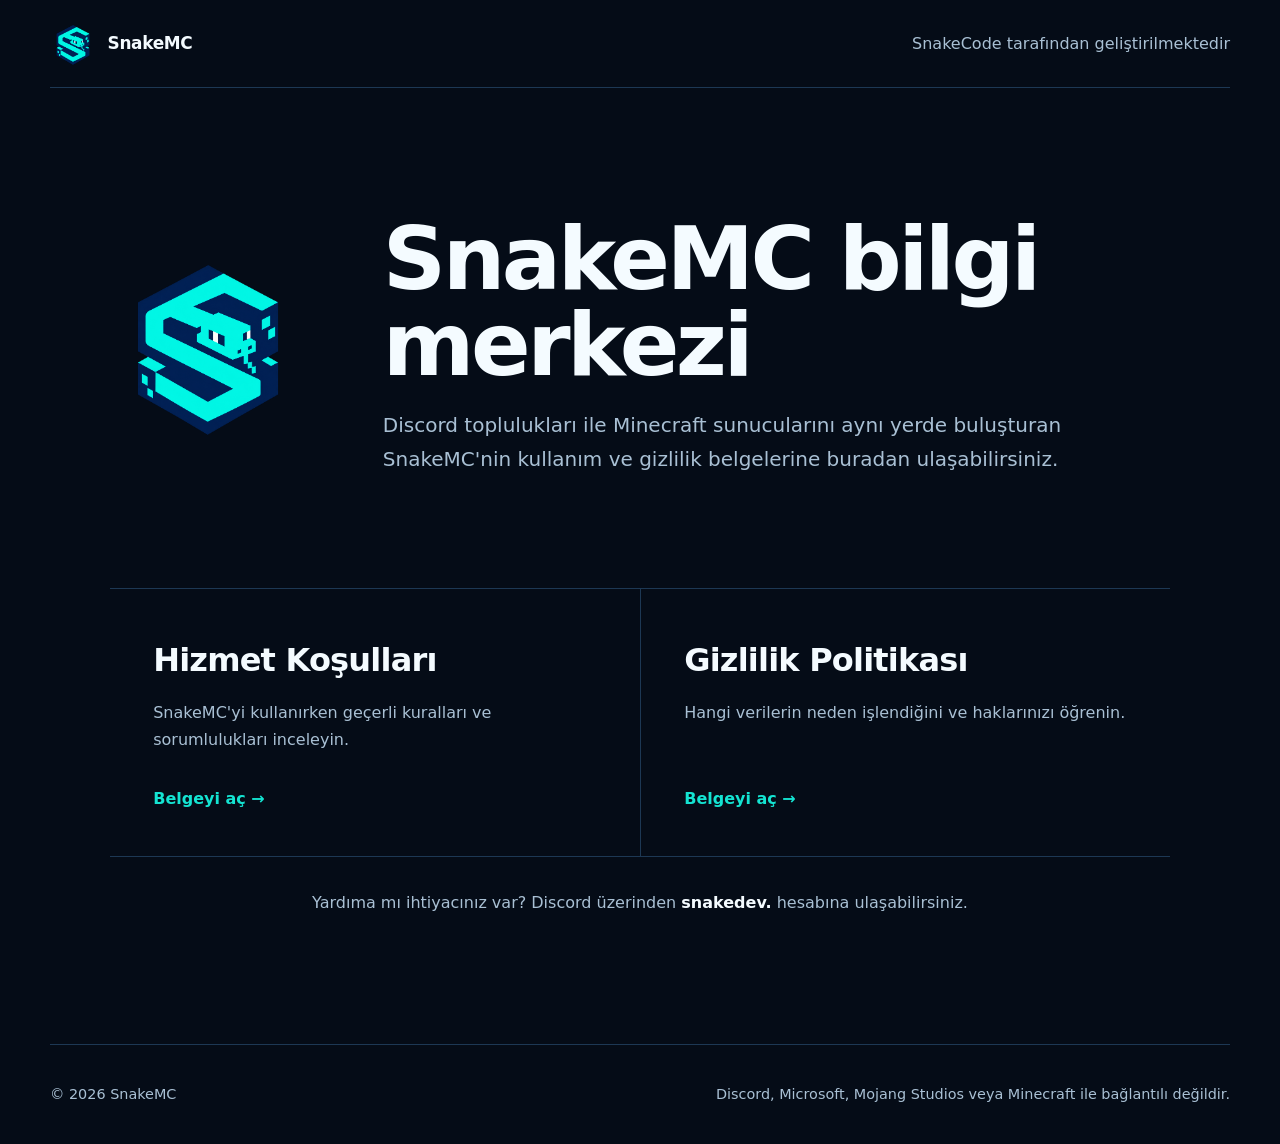
<file: index.html>
<!doctype html>
<html lang="tr">
<head>
  <meta charset="utf-8">
  <meta name="viewport" content="width=device-width, initial-scale=1">
  <meta name="description" content="SnakeMC hizmet koşulları, gizlilik politikası ve resmî bilgi merkezi.">
  <meta name="theme-color" content="#071426">
  <title>SnakeMC | Yasal Bilgiler</title>
  <link rel="icon" type="image/png" href="assets/snakemc-logo-icon-v2.png">
  <link rel="stylesheet" href="assets/style.css">
</head>
<body>
  <a class="skip-link" href="#icerik">İçeriğe geç</a>

  <header class="site-header">
    <a class="brand" href="./" aria-label="SnakeMC ana sayfa">
      <img src="assets/snakemc-logo-icon-v2.png" alt="" width="48" height="48">
      <span>SnakeMC</span>
    </a>
    <span class="header-note">SnakeCode tarafından geliştirilmektedir</span>
  </header>

  <main id="icerik" class="home">
    <section class="intro" aria-labelledby="ana-baslik">
      <img class="hero-mark" src="assets/snakemc-logo-icon-v2.png" alt="SnakeMC logosu" width="176" height="176">
      <div>
        <h1 id="ana-baslik">SnakeMC bilgi merkezi</h1>
        <p>Discord toplulukları ile Minecraft sunucularını aynı yerde buluşturan SnakeMC'nin kullanım ve gizlilik belgelerine buradan ulaşabilirsiniz.</p>
      </div>
    </section>

    <nav class="document-links" aria-label="Yasal belgeler">
      <a href="terms/">
        <span class="link-title">Hizmet Koşulları</span>
        <span>SnakeMC'yi kullanırken geçerli kuralları ve sorumlulukları inceleyin.</span>
        <span class="link-action" aria-hidden="true">Belgeyi aç →</span>
      </a>
      <a href="privacy/">
        <span class="link-title">Gizlilik Politikası</span>
        <span>Hangi verilerin neden işlendiğini ve haklarınızı öğrenin.</span>
        <span class="link-action" aria-hidden="true">Belgeyi aç →</span>
      </a>
    </nav>

    <p class="support-line">Yardıma mı ihtiyacınız var? Discord üzerinden <strong>snakedev.</strong> hesabına ulaşabilirsiniz.</p>
  </main>

  <footer>
    <span>© 2026 SnakeMC</span>
    <span>Discord, Microsoft, Mojang Studios veya Minecraft ile bağlantılı değildir.</span>
  </footer>
</body>
</html>
</file>
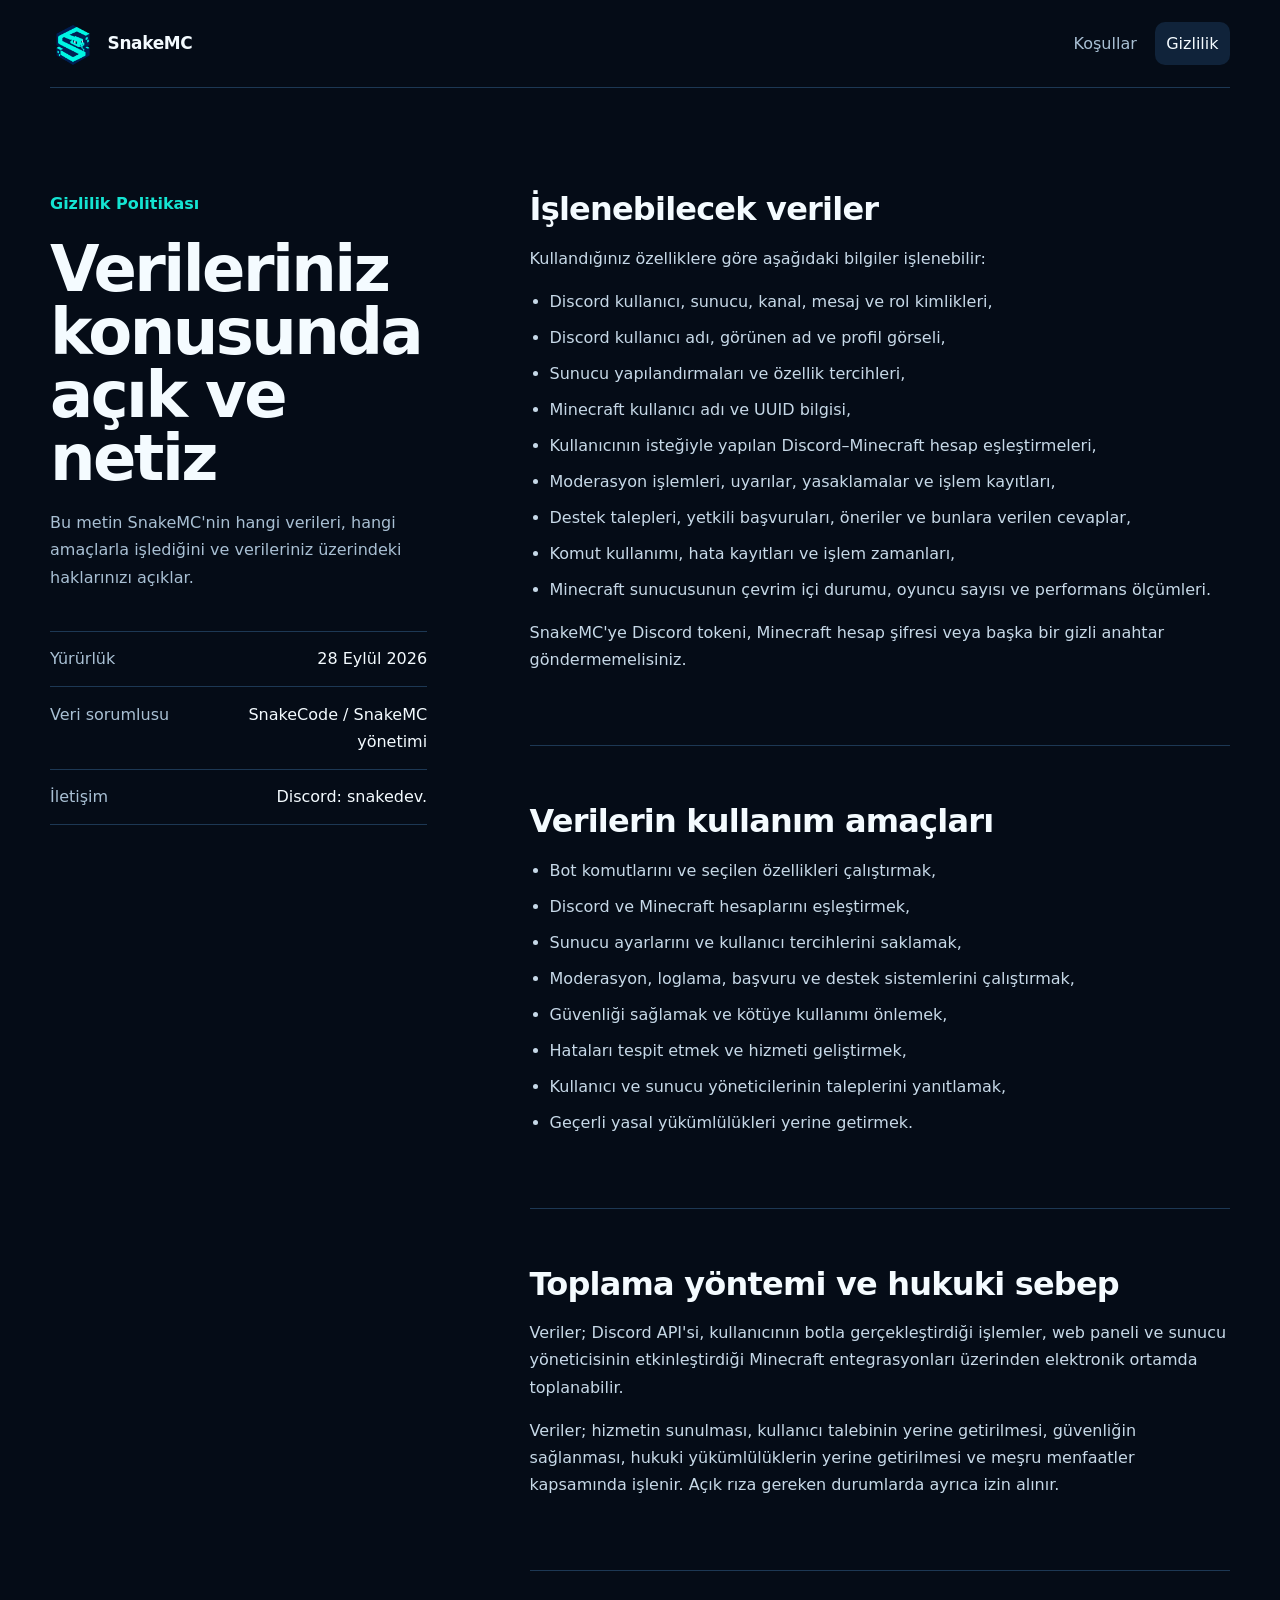
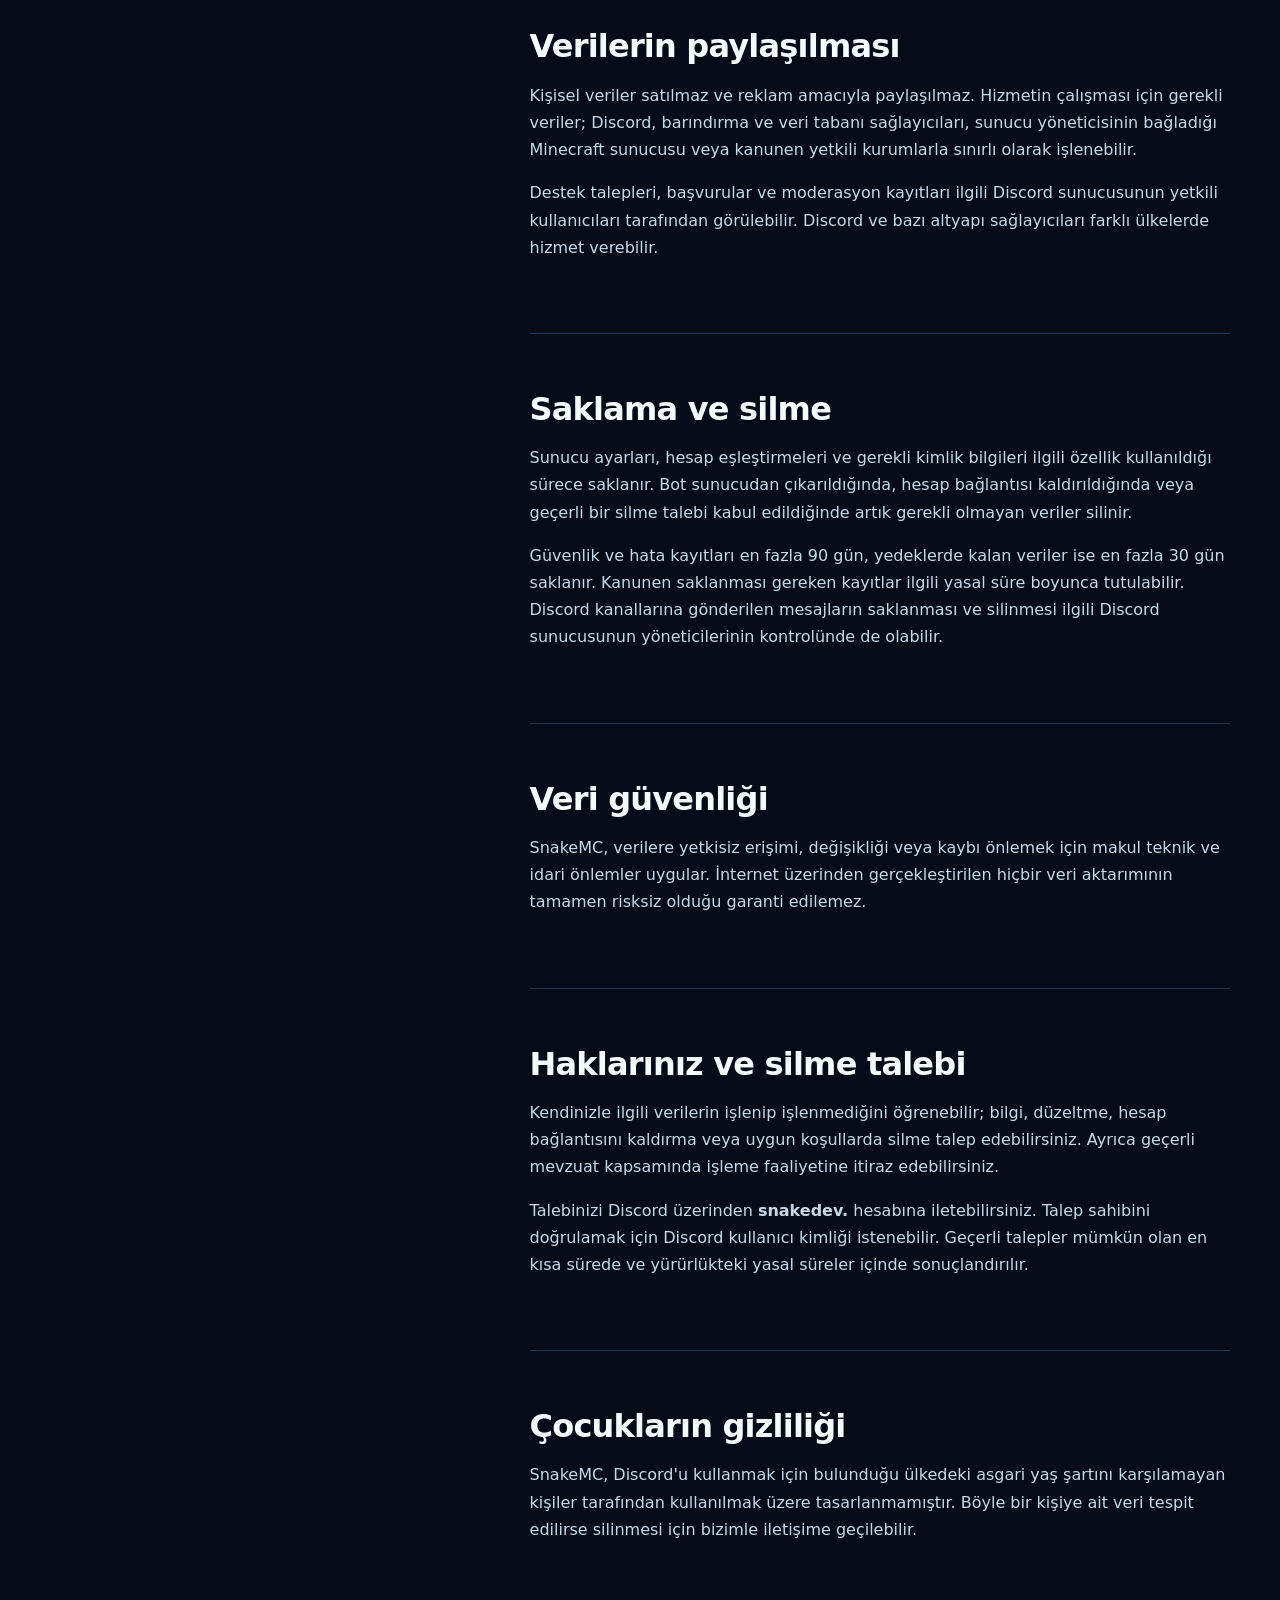
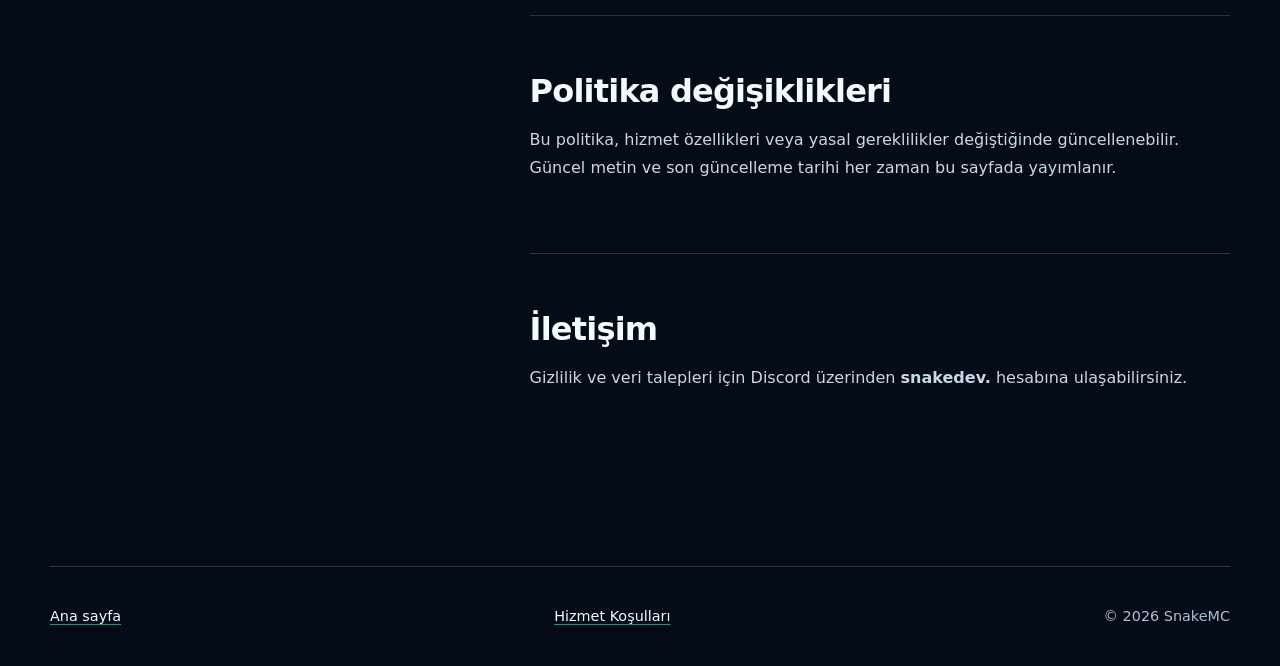
<file: privacy/index.html>
<!doctype html>
<html lang="tr">
<head>
  <meta charset="utf-8">
  <meta name="viewport" content="width=device-width, initial-scale=1">
  <meta name="description" content="SnakeMC gizlilik politikası ve kişisel veri aydınlatma metni.">
  <meta name="theme-color" content="#071426">
  <title>Gizlilik Politikası | SnakeMC</title>
  <link rel="icon" type="image/png" href="../assets/snakemc-logo-icon-v2.png">
  <link rel="stylesheet" href="../assets/style.css">
</head>
<body>
  <a class="skip-link" href="#icerik">İçeriğe geç</a>

  <header class="site-header">
    <a class="brand" href="../" aria-label="SnakeMC ana sayfa">
      <img src="../assets/snakemc-logo-icon-v2.png" alt="" width="48" height="48">
      <span>SnakeMC</span>
    </a>
    <nav class="header-nav" aria-label="Belge menüsü">
      <a href="../terms/">Koşullar</a>
      <a aria-current="page" href="./">Gizlilik</a>
    </nav>
  </header>

  <main id="icerik" class="legal-layout">
    <aside class="legal-summary" aria-label="Belge özeti">
      <p class="document-type">Gizlilik Politikası</p>
      <h1>Verileriniz konusunda açık ve netiz</h1>
      <p>Bu metin SnakeMC'nin hangi verileri, hangi amaçlarla işlediğini ve verileriniz üzerindeki haklarınızı açıklar.</p>
      <dl>
        <div><dt>Yürürlük</dt><dd>28 Eylül 2026</dd></div>
        <div><dt>Veri sorumlusu</dt><dd>SnakeCode / SnakeMC yönetimi</dd></div>
        <div><dt>İletişim</dt><dd>Discord: snakedev.</dd></div>
      </dl>
    </aside>

    <article class="legal-document">
      <section>
        <h2>İşlenebilecek veriler</h2>
        <p>Kullandığınız özelliklere göre aşağıdaki bilgiler işlenebilir:</p>
        <ul>
          <li>Discord kullanıcı, sunucu, kanal, mesaj ve rol kimlikleri,</li>
          <li>Discord kullanıcı adı, görünen ad ve profil görseli,</li>
          <li>Sunucu yapılandırmaları ve özellik tercihleri,</li>
          <li>Minecraft kullanıcı adı ve UUID bilgisi,</li>
          <li>Kullanıcının isteğiyle yapılan Discord–Minecraft hesap eşleştirmeleri,</li>
          <li>Moderasyon işlemleri, uyarılar, yasaklamalar ve işlem kayıtları,</li>
          <li>Destek talepleri, yetkili başvuruları, öneriler ve bunlara verilen cevaplar,</li>
          <li>Komut kullanımı, hata kayıtları ve işlem zamanları,</li>
          <li>Minecraft sunucusunun çevrim içi durumu, oyuncu sayısı ve performans ölçümleri.</li>
        </ul>
        <p>SnakeMC'ye Discord tokeni, Minecraft hesap şifresi veya başka bir gizli anahtar göndermemelisiniz.</p>
      </section>

      <section>
        <h2>Verilerin kullanım amaçları</h2>
        <ul>
          <li>Bot komutlarını ve seçilen özellikleri çalıştırmak,</li>
          <li>Discord ve Minecraft hesaplarını eşleştirmek,</li>
          <li>Sunucu ayarlarını ve kullanıcı tercihlerini saklamak,</li>
          <li>Moderasyon, loglama, başvuru ve destek sistemlerini çalıştırmak,</li>
          <li>Güvenliği sağlamak ve kötüye kullanımı önlemek,</li>
          <li>Hataları tespit etmek ve hizmeti geliştirmek,</li>
          <li>Kullanıcı ve sunucu yöneticilerinin taleplerini yanıtlamak,</li>
          <li>Geçerli yasal yükümlülükleri yerine getirmek.</li>
        </ul>
      </section>

      <section>
        <h2>Toplama yöntemi ve hukuki sebep</h2>
        <p>Veriler; Discord API'si, kullanıcının botla gerçekleştirdiği işlemler, web paneli ve sunucu yöneticisinin etkinleştirdiği Minecraft entegrasyonları üzerinden elektronik ortamda toplanabilir.</p>
        <p>Veriler; hizmetin sunulması, kullanıcı talebinin yerine getirilmesi, güvenliğin sağlanması, hukuki yükümlülüklerin yerine getirilmesi ve meşru menfaatler kapsamında işlenir. Açık rıza gereken durumlarda ayrıca izin alınır.</p>
      </section>

      <section>
        <h2>Verilerin paylaşılması</h2>
        <p>Kişisel veriler satılmaz ve reklam amacıyla paylaşılmaz. Hizmetin çalışması için gerekli veriler; Discord, barındırma ve veri tabanı sağlayıcıları, sunucu yöneticisinin bağladığı Minecraft sunucusu veya kanunen yetkili kurumlarla sınırlı olarak işlenebilir.</p>
        <p>Destek talepleri, başvurular ve moderasyon kayıtları ilgili Discord sunucusunun yetkili kullanıcıları tarafından görülebilir. Discord ve bazı altyapı sağlayıcıları farklı ülkelerde hizmet verebilir.</p>
      </section>

      <section>
        <h2>Saklama ve silme</h2>
        <p>Sunucu ayarları, hesap eşleştirmeleri ve gerekli kimlik bilgileri ilgili özellik kullanıldığı sürece saklanır. Bot sunucudan çıkarıldığında, hesap bağlantısı kaldırıldığında veya geçerli bir silme talebi kabul edildiğinde artık gerekli olmayan veriler silinir.</p>
        <p>Güvenlik ve hata kayıtları en fazla 90 gün, yedeklerde kalan veriler ise en fazla 30 gün saklanır. Kanunen saklanması gereken kayıtlar ilgili yasal süre boyunca tutulabilir. Discord kanallarına gönderilen mesajların saklanması ve silinmesi ilgili Discord sunucusunun yöneticilerinin kontrolünde de olabilir.</p>
      </section>

      <section>
        <h2>Veri güvenliği</h2>
        <p>SnakeMC, verilere yetkisiz erişimi, değişikliği veya kaybı önlemek için makul teknik ve idari önlemler uygular. İnternet üzerinden gerçekleştirilen hiçbir veri aktarımının tamamen risksiz olduğu garanti edilemez.</p>
      </section>

      <section>
        <h2>Haklarınız ve silme talebi</h2>
        <p>Kendinizle ilgili verilerin işlenip işlenmediğini öğrenebilir; bilgi, düzeltme, hesap bağlantısını kaldırma veya uygun koşullarda silme talep edebilirsiniz. Ayrıca geçerli mevzuat kapsamında işleme faaliyetine itiraz edebilirsiniz.</p>
        <p>Talebinizi Discord üzerinden <strong>snakedev.</strong> hesabına iletebilirsiniz. Talep sahibini doğrulamak için Discord kullanıcı kimliği istenebilir. Geçerli talepler mümkün olan en kısa sürede ve yürürlükteki yasal süreler içinde sonuçlandırılır.</p>
      </section>

      <section>
        <h2>Çocukların gizliliği</h2>
        <p>SnakeMC, Discord'u kullanmak için bulunduğu ülkedeki asgari yaş şartını karşılamayan kişiler tarafından kullanılmak üzere tasarlanmamıştır. Böyle bir kişiye ait veri tespit edilirse silinmesi için bizimle iletişime geçilebilir.</p>
      </section>

      <section>
        <h2>Politika değişiklikleri</h2>
        <p>Bu politika, hizmet özellikleri veya yasal gereklilikler değiştiğinde güncellenebilir. Güncel metin ve son güncelleme tarihi her zaman bu sayfada yayımlanır.</p>
      </section>

      <section>
        <h2>İletişim</h2>
        <p>Gizlilik ve veri talepleri için Discord üzerinden <strong>snakedev.</strong> hesabına ulaşabilirsiniz.</p>
      </section>
    </article>
  </main>

  <footer>
    <a href="../">Ana sayfa</a>
    <a href="../terms/">Hizmet Koşulları</a>
    <span>© 2026 SnakeMC</span>
  </footer>
</body>
</html>
</file>
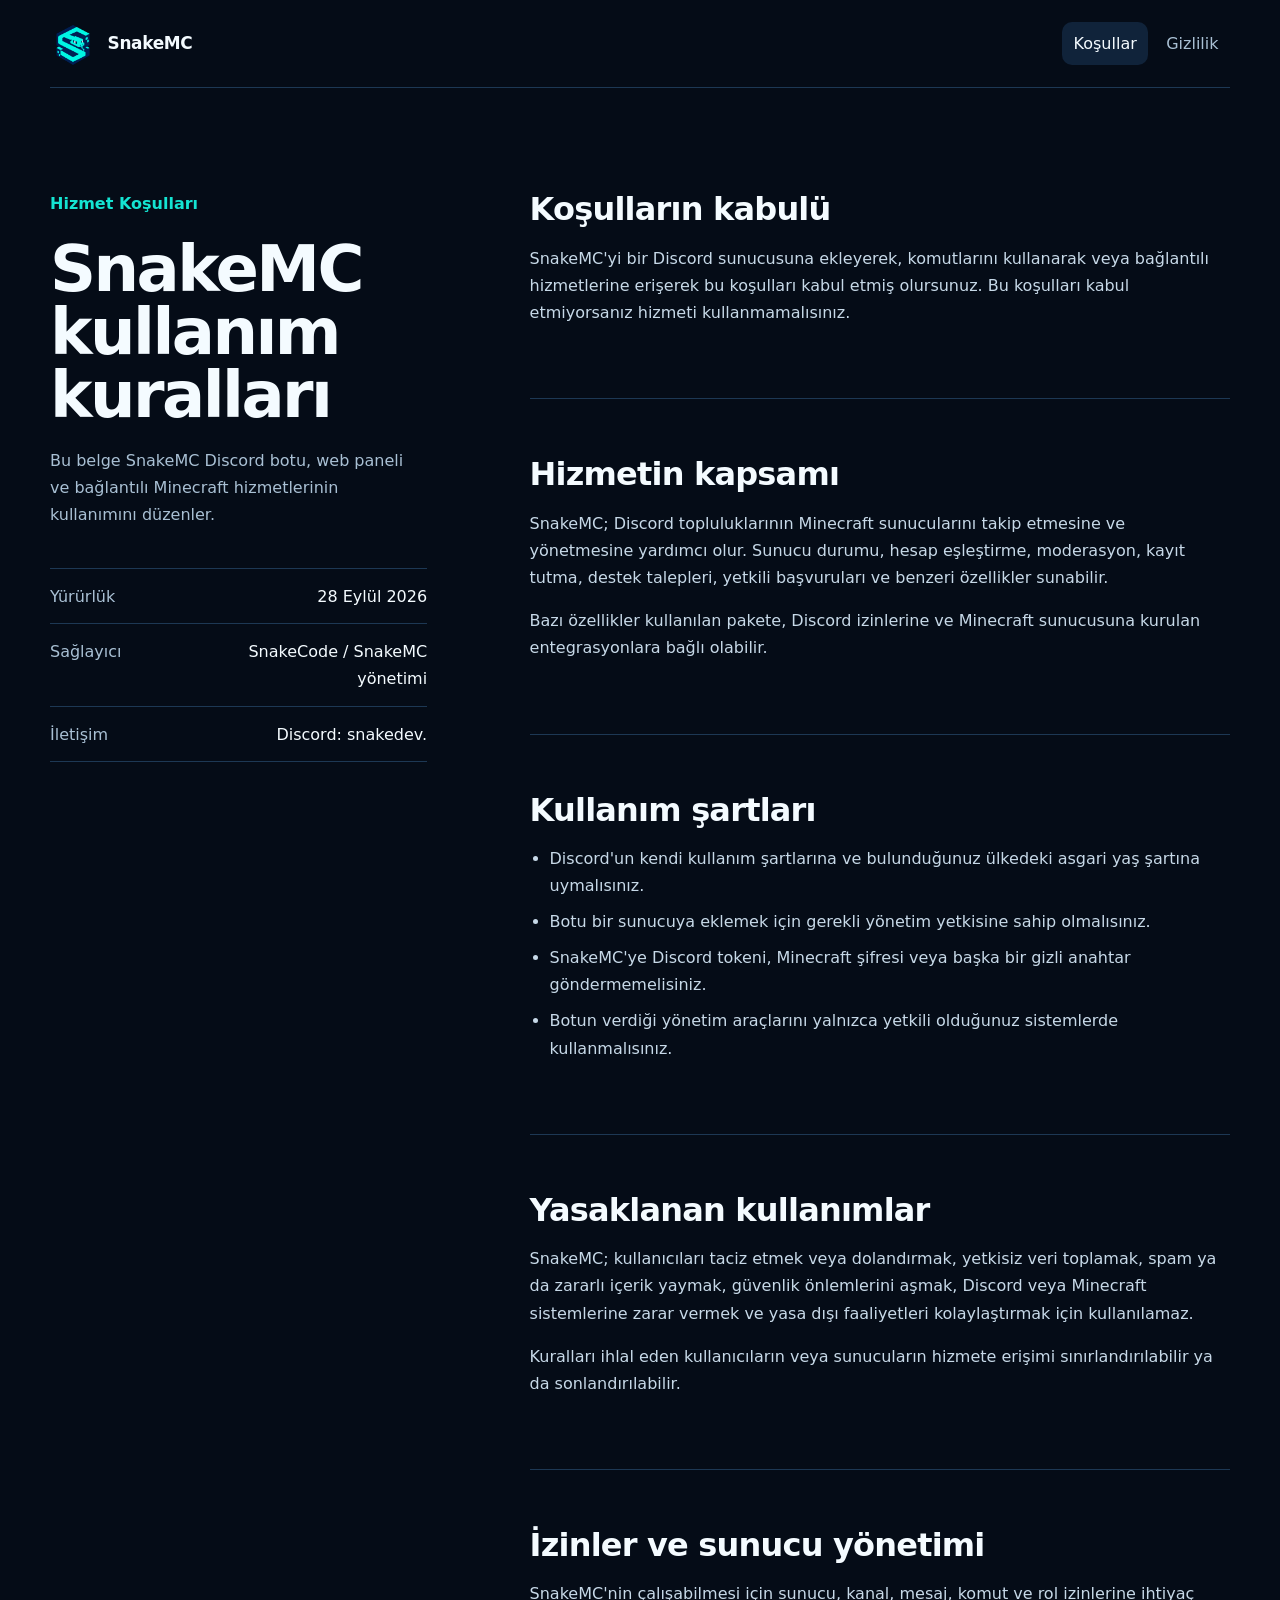
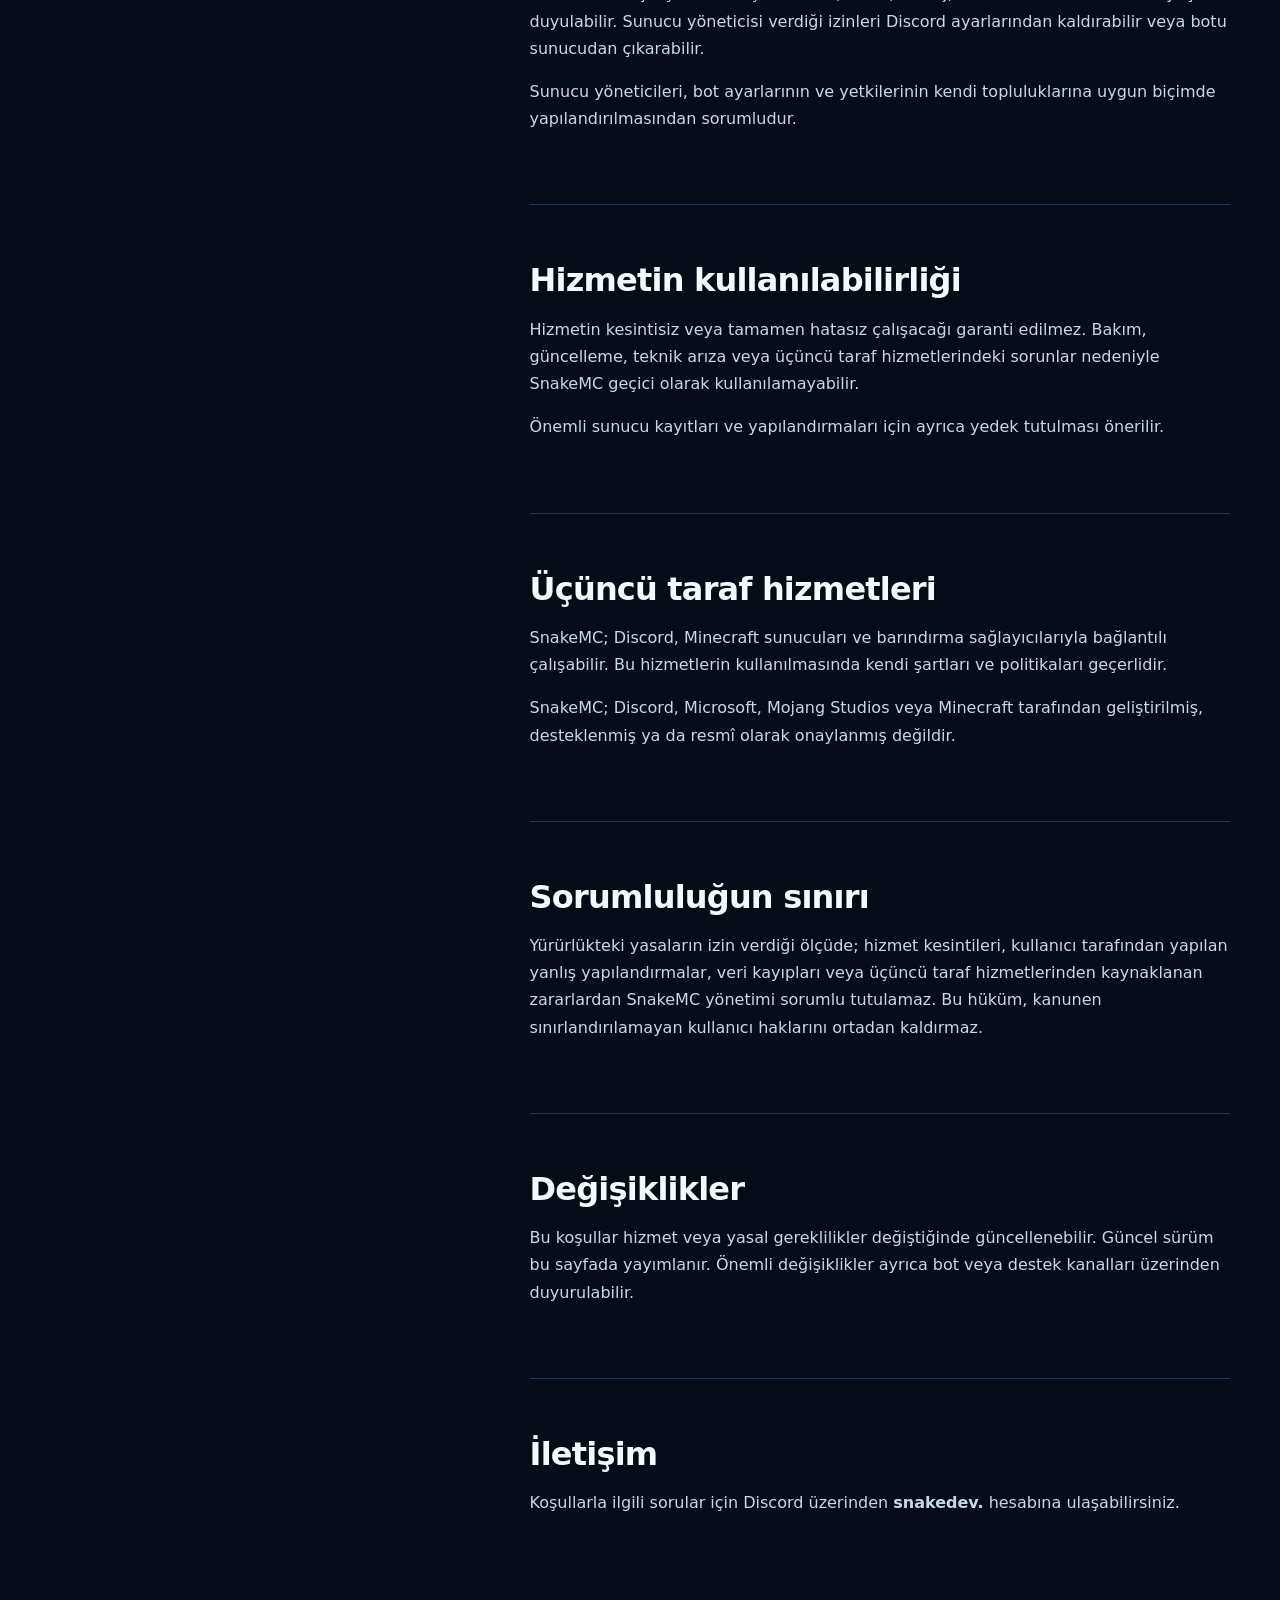
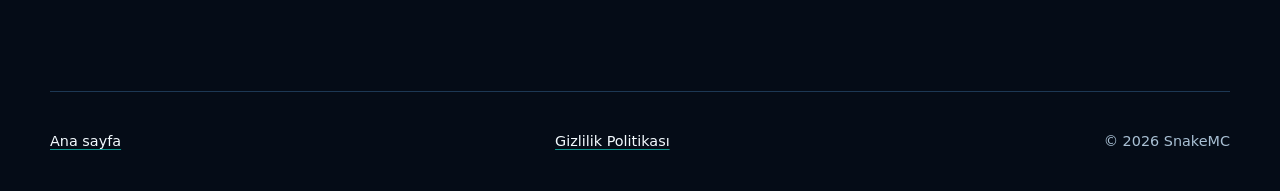
<file: terms/index.html>
<!doctype html>
<html lang="tr">
<head>
  <meta charset="utf-8">
  <meta name="viewport" content="width=device-width, initial-scale=1">
  <meta name="description" content="SnakeMC hizmet koşulları.">
  <meta name="theme-color" content="#071426">
  <title>Hizmet Koşulları | SnakeMC</title>
  <link rel="icon" type="image/png" href="../assets/snakemc-logo-icon-v2.png">
  <link rel="stylesheet" href="../assets/style.css">
</head>
<body>
  <a class="skip-link" href="#icerik">İçeriğe geç</a>

  <header class="site-header">
    <a class="brand" href="../" aria-label="SnakeMC ana sayfa">
      <img src="../assets/snakemc-logo-icon-v2.png" alt="" width="48" height="48">
      <span>SnakeMC</span>
    </a>
    <nav class="header-nav" aria-label="Belge menüsü">
      <a aria-current="page" href="./">Koşullar</a>
      <a href="../privacy/">Gizlilik</a>
    </nav>
  </header>

  <main id="icerik" class="legal-layout">
    <aside class="legal-summary" aria-label="Belge özeti">
      <p class="document-type">Hizmet Koşulları</p>
      <h1>SnakeMC kullanım kuralları</h1>
      <p>Bu belge SnakeMC Discord botu, web paneli ve bağlantılı Minecraft hizmetlerinin kullanımını düzenler.</p>
      <dl>
        <div><dt>Yürürlük</dt><dd>28 Eylül 2026</dd></div>
        <div><dt>Sağlayıcı</dt><dd>SnakeCode / SnakeMC yönetimi</dd></div>
        <div><dt>İletişim</dt><dd>Discord: snakedev.</dd></div>
      </dl>
    </aside>

    <article class="legal-document">
      <section>
        <h2>Koşulların kabulü</h2>
        <p>SnakeMC'yi bir Discord sunucusuna ekleyerek, komutlarını kullanarak veya bağlantılı hizmetlerine erişerek bu koşulları kabul etmiş olursunuz. Bu koşulları kabul etmiyorsanız hizmeti kullanmamalısınız.</p>
      </section>

      <section>
        <h2>Hizmetin kapsamı</h2>
        <p>SnakeMC; Discord topluluklarının Minecraft sunucularını takip etmesine ve yönetmesine yardımcı olur. Sunucu durumu, hesap eşleştirme, moderasyon, kayıt tutma, destek talepleri, yetkili başvuruları ve benzeri özellikler sunabilir.</p>
        <p>Bazı özellikler kullanılan pakete, Discord izinlerine ve Minecraft sunucusuna kurulan entegrasyonlara bağlı olabilir.</p>
      </section>

      <section>
        <h2>Kullanım şartları</h2>
        <ul>
          <li>Discord'un kendi kullanım şartlarına ve bulunduğunuz ülkedeki asgari yaş şartına uymalısınız.</li>
          <li>Botu bir sunucuya eklemek için gerekli yönetim yetkisine sahip olmalısınız.</li>
          <li>SnakeMC'ye Discord tokeni, Minecraft şifresi veya başka bir gizli anahtar göndermemelisiniz.</li>
          <li>Botun verdiği yönetim araçlarını yalnızca yetkili olduğunuz sistemlerde kullanmalısınız.</li>
        </ul>
      </section>

      <section>
        <h2>Yasaklanan kullanımlar</h2>
        <p>SnakeMC; kullanıcıları taciz etmek veya dolandırmak, yetkisiz veri toplamak, spam ya da zararlı içerik yaymak, güvenlik önlemlerini aşmak, Discord veya Minecraft sistemlerine zarar vermek ve yasa dışı faaliyetleri kolaylaştırmak için kullanılamaz.</p>
        <p>Kuralları ihlal eden kullanıcıların veya sunucuların hizmete erişimi sınırlandırılabilir ya da sonlandırılabilir.</p>
      </section>

      <section>
        <h2>İzinler ve sunucu yönetimi</h2>
        <p>SnakeMC'nin çalışabilmesi için sunucu, kanal, mesaj, komut ve rol izinlerine ihtiyaç duyulabilir. Sunucu yöneticisi verdiği izinleri Discord ayarlarından kaldırabilir veya botu sunucudan çıkarabilir.</p>
        <p>Sunucu yöneticileri, bot ayarlarının ve yetkilerinin kendi topluluklarına uygun biçimde yapılandırılmasından sorumludur.</p>
      </section>

      <section>
        <h2>Hizmetin kullanılabilirliği</h2>
        <p>Hizmetin kesintisiz veya tamamen hatasız çalışacağı garanti edilmez. Bakım, güncelleme, teknik arıza veya üçüncü taraf hizmetlerindeki sorunlar nedeniyle SnakeMC geçici olarak kullanılamayabilir.</p>
        <p>Önemli sunucu kayıtları ve yapılandırmaları için ayrıca yedek tutulması önerilir.</p>
      </section>

      <section>
        <h2>Üçüncü taraf hizmetleri</h2>
        <p>SnakeMC; Discord, Minecraft sunucuları ve barındırma sağlayıcılarıyla bağlantılı çalışabilir. Bu hizmetlerin kullanılmasında kendi şartları ve politikaları geçerlidir.</p>
        <p>SnakeMC; Discord, Microsoft, Mojang Studios veya Minecraft tarafından geliştirilmiş, desteklenmiş ya da resmî olarak onaylanmış değildir.</p>
      </section>

      <section>
        <h2>Sorumluluğun sınırı</h2>
        <p>Yürürlükteki yasaların izin verdiği ölçüde; hizmet kesintileri, kullanıcı tarafından yapılan yanlış yapılandırmalar, veri kayıpları veya üçüncü taraf hizmetlerinden kaynaklanan zararlardan SnakeMC yönetimi sorumlu tutulamaz. Bu hüküm, kanunen sınırlandırılamayan kullanıcı haklarını ortadan kaldırmaz.</p>
      </section>

      <section>
        <h2>Değişiklikler</h2>
        <p>Bu koşullar hizmet veya yasal gereklilikler değiştiğinde güncellenebilir. Güncel sürüm bu sayfada yayımlanır. Önemli değişiklikler ayrıca bot veya destek kanalları üzerinden duyurulabilir.</p>
      </section>

      <section>
        <h2>İletişim</h2>
        <p>Koşullarla ilgili sorular için Discord üzerinden <strong>snakedev.</strong> hesabına ulaşabilirsiniz.</p>
      </section>
    </article>
  </main>

  <footer>
    <a href="../">Ana sayfa</a>
    <a href="../privacy/">Gizlilik Politikası</a>
    <span>© 2026 SnakeMC</span>
  </footer>
</body>
</html>
</file>
<file: assets/style.css>
:root {
  color-scheme: dark;
  --background: #050c17;
  --surface: #0a1728;
  --surface-raised: #10233a;
  --border: #1d3854;
  --text: #f4fbff;
  --muted: #a9c0d4;
  --accent: #14e4d2;
  --accent-strong: #2ba8ff;
  --focus: #7ef7ed;
  --measure: 72ch;
  font-family: Inter, ui-sans-serif, system-ui, -apple-system, BlinkMacSystemFont, "Segoe UI", sans-serif;
  font-synthesis: none;
}

* {
  box-sizing: border-box;
}

html {
  scroll-behavior: smooth;
  scrollbar-color: var(--accent-strong) var(--background);
}

body {
  min-height: 100vh;
  margin: 0;
  background: var(--background);
  color: var(--text);
  line-height: 1.7;
  text-rendering: optimizeLegibility;
}

::selection {
  background: var(--accent);
  color: #02100f;
}

a {
  color: inherit;
  text-decoration-color: color-mix(in srgb, var(--accent) 65%, transparent);
  text-underline-offset: 0.22em;
}

a:hover {
  text-decoration-color: var(--accent);
}

:focus-visible {
  outline: 3px solid var(--focus);
  outline-offset: 4px;
}

.skip-link {
  position: fixed;
  z-index: 10;
  top: 1rem;
  left: 1rem;
  padding: 0.65rem 0.9rem;
  background: var(--text);
  color: var(--background);
  transform: translateY(-180%);
}

.skip-link:focus {
  transform: translateY(0);
}

.site-header,
footer {
  width: min(1180px, calc(100% - 2rem));
  margin-inline: auto;
  display: flex;
  align-items: center;
  justify-content: space-between;
  gap: 1.25rem;
}

.site-header {
  min-height: 88px;
  border-bottom: 1px solid var(--border);
}

.brand {
  display: inline-flex;
  align-items: center;
  gap: 0.72rem;
  color: var(--text);
  font-size: 1.06rem;
  font-weight: 780;
  letter-spacing: -0.02em;
  text-decoration: none;
}

.brand img {
  width: 46px;
  height: 46px;
  object-fit: contain;
}

.header-note,
.support-line,
footer {
  color: var(--muted);
}

.header-nav {
  display: flex;
  gap: 0.4rem;
}

.header-nav a {
  padding: 0.5rem 0.72rem;
  border-radius: 10px;
  color: var(--muted);
  text-decoration: none;
}

.header-nav a:hover,
.header-nav a[aria-current="page"] {
  background: var(--surface-raised);
  color: var(--text);
}

.home {
  width: min(1060px, calc(100% - 2rem));
  margin: clamp(4rem, 10vw, 8.5rem) auto;
}

.intro {
  display: grid;
  grid-template-columns: auto minmax(0, 1fr);
  align-items: center;
  gap: clamp(2rem, 6vw, 5rem);
}

.hero-mark {
  width: clamp(130px, 18vw, 196px);
  height: auto;
}

h1,
h2,
p {
  margin-top: 0;
}

h1 {
  max-width: 15ch;
  margin-bottom: 1.25rem;
  font-size: clamp(2.65rem, 7vw, 5.5rem);
  line-height: 0.98;
  letter-spacing: -0.04em;
}

.intro p {
  max-width: 62ch;
  margin-bottom: 0;
  color: var(--muted);
  font-size: clamp(1.05rem, 2vw, 1.25rem);
}

.document-links {
  display: grid;
  grid-template-columns: repeat(2, minmax(0, 1fr));
  margin-top: clamp(4rem, 9vw, 7rem);
  border-block: 1px solid var(--border);
}

.document-links > a {
  display: flex;
  min-height: 230px;
  flex-direction: column;
  align-items: flex-start;
  padding: clamp(1.6rem, 4vw, 2.7rem);
  color: var(--muted);
  text-decoration: none;
  transition: background-color 180ms ease-out, color 180ms ease-out;
}

.document-links > a + a {
  border-left: 1px solid var(--border);
}

.document-links > a:hover {
  background: var(--surface);
  color: var(--text);
}

.link-title {
  margin-bottom: 0.75rem;
  color: var(--text);
  font-size: clamp(1.4rem, 3vw, 2rem);
  font-weight: 760;
  letter-spacing: -0.025em;
}

.link-action {
  margin-top: auto;
  padding-top: 2rem;
  color: var(--accent);
  font-weight: 700;
}

.support-line {
  margin-top: 2rem;
  text-align: center;
}

.support-line strong {
  color: var(--text);
}

.legal-layout {
  width: min(1180px, calc(100% - 2rem));
  margin: clamp(3rem, 8vw, 7rem) auto;
  display: grid;
  grid-template-columns: minmax(250px, 0.7fr) minmax(0, 1.3fr);
  gap: clamp(3rem, 8vw, 7.5rem);
  align-items: start;
}

.legal-summary {
  position: sticky;
  top: 2rem;
}

.document-type {
  margin-bottom: 1.3rem;
  color: var(--accent);
  font-weight: 760;
}

.legal-summary h1 {
  max-width: 11ch;
  font-size: clamp(2.5rem, 5vw, 4.8rem);
}

.legal-summary > p:not(.document-type) {
  max-width: 42ch;
  color: var(--muted);
}

.legal-summary dl {
  margin: 2.5rem 0 0;
  border-top: 1px solid var(--border);
}

.legal-summary dl div {
  display: grid;
  grid-template-columns: 0.85fr 1.15fr;
  gap: 1rem;
  padding: 0.85rem 0;
  border-bottom: 1px solid var(--border);
}

.legal-summary dt {
  color: var(--muted);
}

.legal-summary dd {
  margin: 0;
  text-align: right;
}

.legal-document {
  max-width: var(--measure);
}

.legal-document section {
  padding-bottom: clamp(2rem, 5vw, 3.5rem);
}

.legal-document section + section {
  padding-top: clamp(2rem, 5vw, 3.5rem);
  border-top: 1px solid var(--border);
}

.legal-document h2 {
  margin-bottom: 1rem;
  font-size: clamp(1.45rem, 3vw, 2rem);
  line-height: 1.2;
  letter-spacing: -0.025em;
}

.legal-document p,
.legal-document li {
  color: #c7d9e8;
}

.legal-document ul {
  padding-left: 1.25rem;
}

.legal-document li + li {
  margin-top: 0.55rem;
}

footer {
  min-height: 100px;
  padding-block: 1.5rem;
  border-top: 1px solid var(--border);
  font-size: 0.9rem;
}

footer a {
  color: var(--text);
}

@media (max-width: 760px) {
  .header-note {
    display: none;
  }

  .home {
    margin-block: 3.5rem;
  }

  .intro,
  .legal-layout {
    grid-template-columns: 1fr;
  }

  .intro {
    gap: 2rem;
  }

  h1 {
    font-size: clamp(2.5rem, 14vw, 4rem);
  }

  .document-links {
    grid-template-columns: 1fr;
  }

  .document-links > a + a {
    border-top: 1px solid var(--border);
    border-left: 0;
  }

  .legal-layout {
    margin-top: 3rem;
    gap: 3.5rem;
  }

  .legal-summary {
    position: static;
  }

  .legal-summary h1 {
    max-width: 13ch;
  }

  footer {
    align-items: flex-start;
    flex-direction: column;
  }
}

@media (prefers-reduced-motion: reduce) {
  html {
    scroll-behavior: auto;
  }

  *,
  *::before,
  *::after {
    transition-duration: 0.01ms !important;
  }
}
</file>
